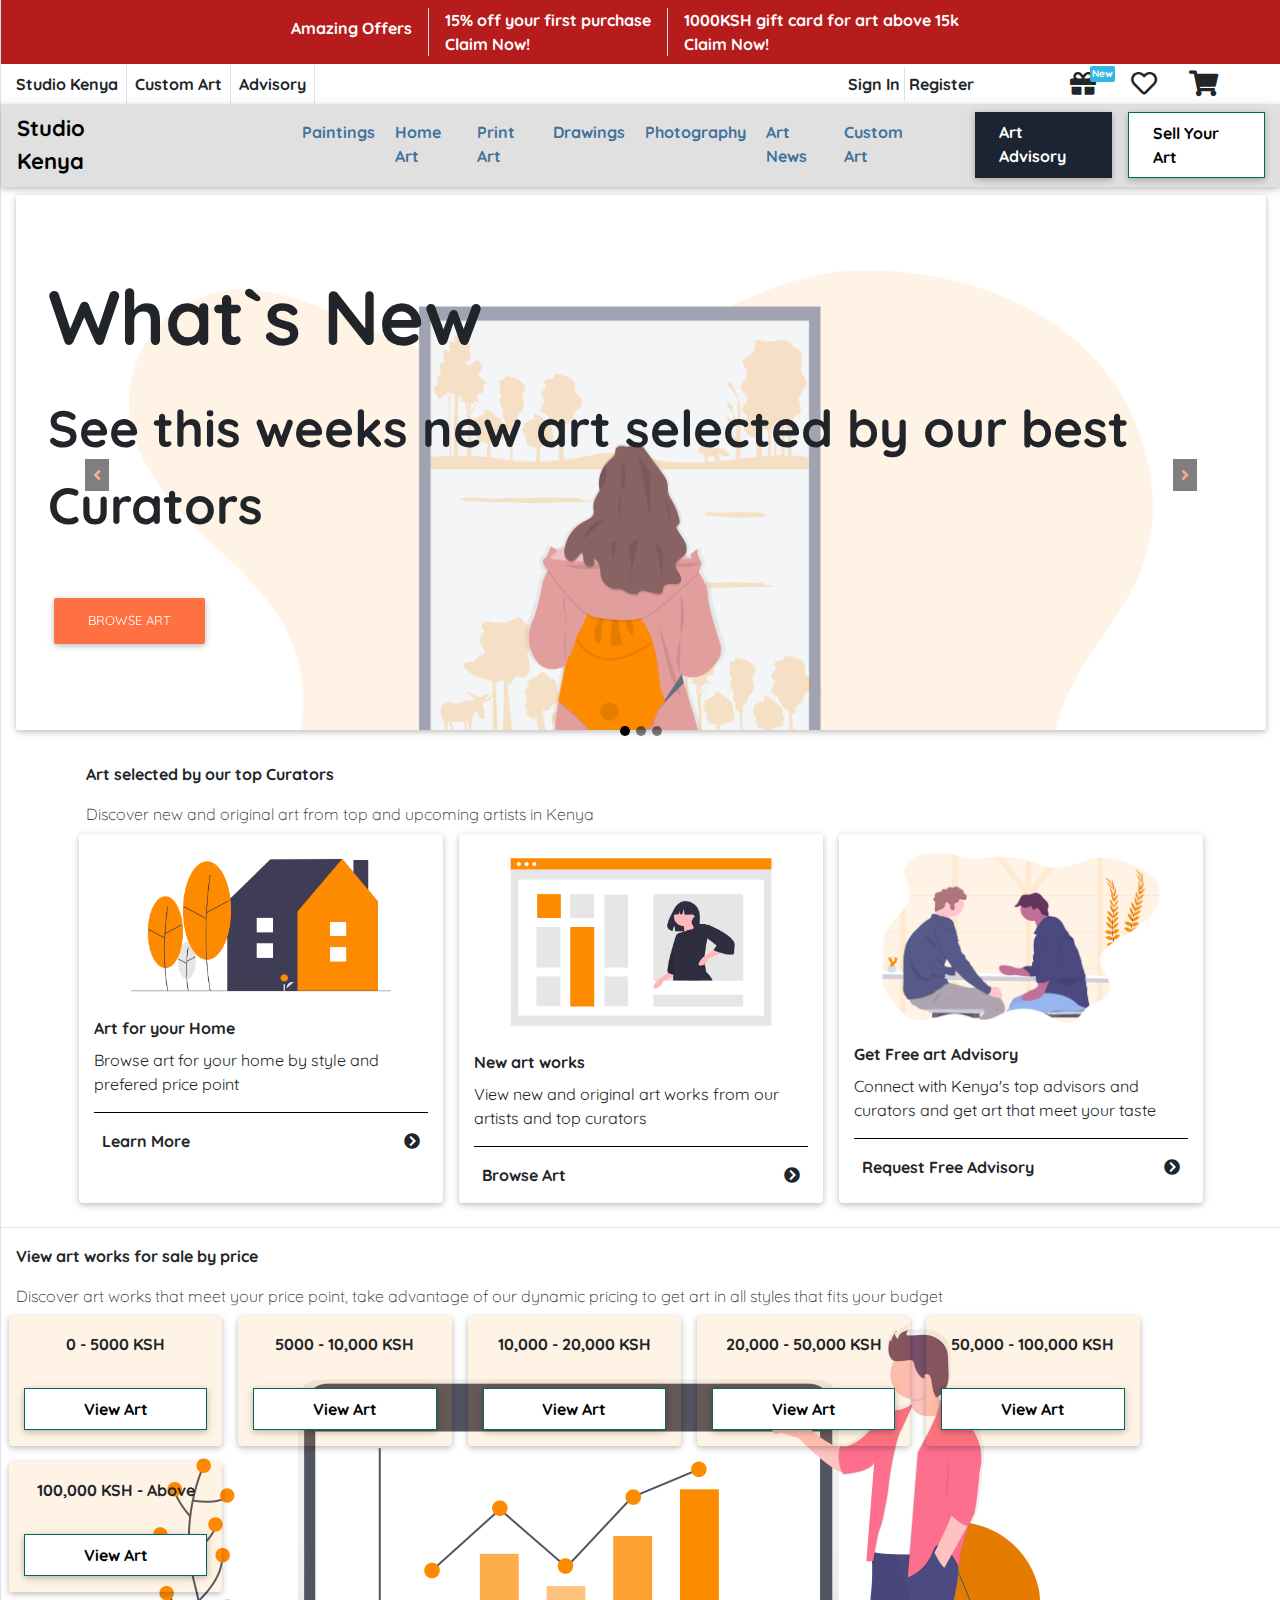
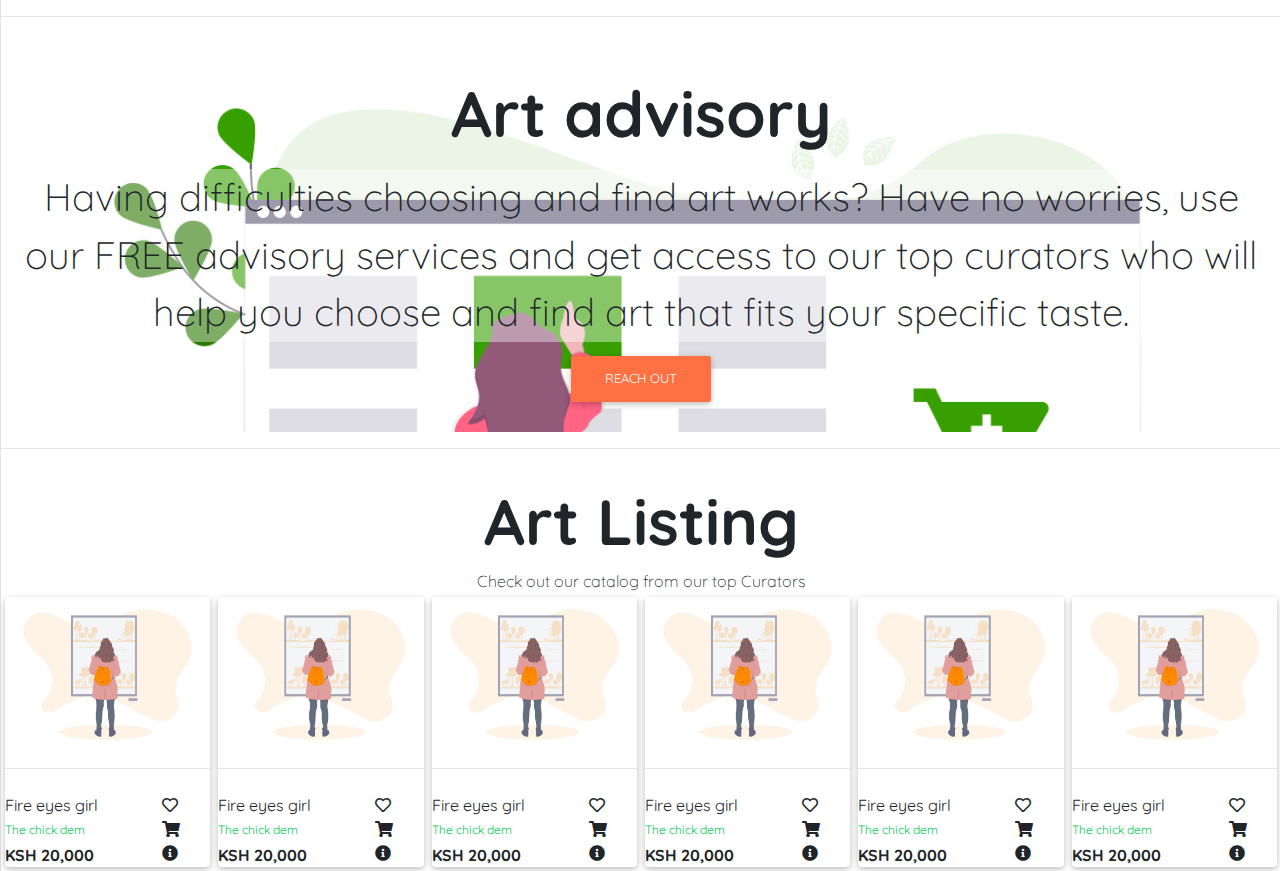
<file: index.html>
<!DOCTYPE html>
<html lang="en">

<head>
  <meta charset="utf-8">
  <meta name="viewport" content="width=device-width, initial-scale=1, shrink-to-fit=no">
  <meta http-equiv="x-ua-compatible" content="ie=edge">
  <title>Material Design Bootstrap</title>
  <!-- Font Awesome -->
  <link rel="stylesheet" href="https://use.fontawesome.com/releases/v5.8.2/css/all.css">
  <!-- Bootstrap core CSS -->
  <link href="css/bootstrap.min.css" rel="stylesheet">
  <link href="nav-vendor/bootstrap/css/bootstrap.min.css" rel="stylesheet">
  <!-- Material Design Bootstrap -->
  <link href="css/mdb.min.css" rel="stylesheet">
  <!-- Your custom styles (optional) -->
  <link href="css/style.css" rel="stylesheet">
  <!-- Google fonts -->
  <link href="https://fonts.googleapis.com/css2?family=Quicksand&display=swap" rel="stylesheet">
  <link href="https://fonts.googleapis.com/css2?family=Quicksand:wght@700&display=swap" rel="stylesheet">
  <!-- carousel css -->
</head>

<body>

  <!-- Start your project here-->
  <div class="d-flex" id="wrapper">

    <!-- Sidebar -->
    <div class="bg-light border-right" id="sidebar-wrapper">
      <div class="sidebar-heading">Start Bootstrap </div>
      <div class="list-group list-group-flush">
        <a href="#" class="list-group-item list-group-item-action bg-light">Dashboard</a>
        <a href="#" class="list-group-item list-group-item-action bg-light">Shortcuts</a>
        <a href="#" class="list-group-item list-group-item-action bg-light">Overview</a>
        <a href="#" class="list-group-item list-group-item-action bg-light">Events</a>
        <a href="#" class="list-group-item list-group-item-action bg-light">Profile</a>
        <a href="#" class="list-group-item list-group-item-action bg-light">Status</a>
      </div>
    </div>
    <!-- /#sidebar-wrapper -->

    <!-- Page Content -->
    <div id="page-content-wrapper">
      <div class="container-fluid offer-nav text-white p-2">
          <div class="d-flex justify-content-center">
            <div class="border-right pt-2 pr-3 mr-3 font-weight-bold">Amazing Offers</div>
            <div class="pr-3 mr-3 border-right font-weight-bold">
              15% off your first purchase<br>
              Claim Now!
            </div>
            <div class="pr-3 mr-3 font-weight-bold">
              1000KSH gift card for art above 15k<br>
              Claim Now!
            </div>  
          </div>
      </div>
      <div class="container-fluid subnav">
        <div class="d-flex justify-content-between">
          <div class="d-flex">
            <div class="border-right font-weight-bold pr-2 pt-2 pb-2 mr-2">Studio Kenya</div>
            <div class="border-right font-weight-bold pr-2 pt-2 pb-2 mr-2">Custom Art</div>
            <div class="border-right font-weight-bold pr-2 pt-2 pb-2 mr-2">Advisory</div>
          </div>
          <div class="d-flex">
            <div class="border-right font-weight-bold pt-1 mt-1 pb-1 mb-1 mr-1 pr-1">Sign In</div>
            <div class="font-weight-bold pt-1 mt-1 pb-1 mb-1 mr-5">Register</div>
            <div class="d-flex">
              <div class="ml-5 mr-3 subnav-icon"><i class="fas fa-gift"></i></div>
              <div class="subnav-icon-badge">New</div>
            </div>
            <div class="ml-3 mr-3 subnav-icon"><i class="far fa-heart"></i></div>
            <div class="ml-3 mr-5 subnav-icon"><i class="fas fa-shopping-cart"></i></div>
          </div>
        </div>
      </div>
      <nav class="navbar navbar-expand-lg navbar-light bg-light border-bottom">
        <div class="d-flex">
          <div class="logo font-weight-bold mr-5">
            <a href="#">
              <span class="logo font-weight-bold">Studio Kenya</span>
            </a>
          </div>
          <div class="d-flex nav-items mt-2 ml-5 pl-5">
            <a href="#">Paintings</a>
            <a href="#">Home Art</a>
            <a href="#">Print Art</a>
            <a href="#">Drawings</a>
            <a href="#">Photography</a>
            <a href="#">Art News</a>
            <a href="#">Custom Art</a>
          </div>
          <div class="adv-btn pt-2 pb-2 pr-4 pl-4 ml-5 z-depth-1">
            <a href="#">Art Advisory</a>
          </div>
          <div class="artist-btn pt-2 pb-2 pr-4 pl-4 ml-3 z-depth-1">
            <a href="#">Sell Your Art</a>
          </div>
        </div>
        <!-- <button class="btn btn-primary" id="menu-toggle">Toggle Menu</button> -->

        <!-- <button class="navbar-toggler" type="button" data-toggle="collapse" data-target="#navbarSupportedContent" aria-controls="navbarSupportedContent" aria-expanded="false" aria-label="Toggle navigation">
          <span class="navbar-toggler-icon"></span>
        </button> -->
      </nav>
      <div class="container-fluid mobile-offer z-depth-1  pt-2 pb-2 ">
        <div class="d-flex justify-content-between">
          <div>
            Amazing Offers
          </div>
          <div>
            See Offers (2) <i class="fas fa-angle-down"></i>
          </div>
        </div>
      </div>
      <div class="mobile-nav pt-2 pb-2 container-fluid">
        <div class="d-flex justify-content-between">
          <div class="mobile-menu" id="menu-toggle">
            <a href="#"><i class="fas fa-bars"></i></a>
          </div>
          <div class="ml-4 mobile-logo">
            <a href="#">Studio Kenya</a>
          </div>
          <div class="d-flex mobile-icons ml-5">
            <a href="#" class="mr-3"><i class="far fa-heart"></i></a>
            <a href="#" class="ml-3"><i class="fas fa-shopping-cart"></i></a>
          </div>
        </div>
      </div>
      <div class="container-fluid auth-nav bg-light pt-2 pb-2 z-depth-1">
        <div class="d-flex justify-content-center">
          <div class="login-btn mr-2 pt-1 pb-1 pl-4 pr-4">
            <a href="#">Login</a>
          </div>
          <div class="register-btn ml-2 pt-1 pb-1 pl-4 pr-4">
            <a href="#">Register</a>
          </div>
        </div>
      </div>
      <!-- Carousel -->
              <!--Carousel Wrapper-->
        <div id="carousel-example-1z" class="carousel slide carousel-fade" data-ride="carousel">
          <!--Indicators-->
          <ol class="carousel-indicators">
            <li data-target="#carousel-example-1z" data-slide-to="0" class="active"></li>
            <li data-target="#carousel-example-1z" data-slide-to="1"></li>
            <li data-target="#carousel-example-1z" data-slide-to="2"></li>
          </ol>
          <!--/.Indicators-->
          <!--Slides-->
          <div class="carousel-inner" role="listbox">
            <!--First slide-->
            <div class="carousel-item active">
              <!-- carousel items -->
              <div class="container-fluid">
                <div class="jumbotron mt-2" style="background-image: url('img/img1.png');">
                  <div class="jumbo-title mb-3">
                    What`s New
                  </div>
                  <div class="jumbo-text">
                    See this weeks new art selected by our best Curators
                  </div>
                  <div class="mt-5 mb-3">
                    <button type="button" class="btn btn-deep-orange">Browse Art</button>
                  </div>
                </div>
              </div>
              <!-- end item -->
            </div>
            <!--/First slide-->
            <!--Second slide-->
            <div class="carousel-item">
              <!-- carousel items -->
              <div class="container-fluid">
                <div class="jumbotron mt-2" style="background-image: url('img/img3.png');">
                  <div class="jumbo-title mb-3">
                    Home Art
                  </div>
                  <div class="jumbo-text">
                    Find art that fits your home's aesthetic at a price you will like.
                  </div>
                  <div class="mt-5 mb-3">
                    <button type="button" class="btn btn-deep-orange">Browse Art</button>
                  </div>
                </div>
              </div>
              <!-- end item -->
            </div>
            <!--/Second slide-->
            <!--Third slide-->
            <div class="carousel-item">
              <!-- carousel items -->
              <div class="container-fluid">
                <div class="jumbotron mt-2" style="background-image: url('img/img2.png');">
                  <div class="jumbo-title mb-3">
                    Discover Art
                  </div>
                  <div class="jumbo-text">
                    Buy original art works from Kenya's top artists.
                  </div>
                  <div class="mt-5 mb-3">
                    <button type="button" class="btn btn-deep-orange">Browse Art</button>
                  </div>
                </div>
              </div>
              <!-- end item -->
            </div>
            <!--/Third slide-->
          </div>
          <!--/.Slides-->
          <!--Controls-->
          <a class="carousel-control-prev" href="#carousel-example-1z" role="button" data-slide="prev">
            <i class="fas fa-angle-left carousel-icon"></i>
          </a>
          <a class="carousel-control-next" href="#carousel-example-1z" role="button" data-slide="next">
            <i class="fas fa-angle-right carousel-icon"></i>
          </a>
          <!--/.Controls-->
        </div>
        <!--/.Carousel Wrapper-->
      <!-- End Carousel -->
      <div class="container text-center">
        <div class="font-weight-bold text-left mb-3">
          Art selected by our top Curators
        </div>
        <div class="text-left">
          Discover new and original art from top and upcoming artists in Kenya
        </div>
        <div class="row">
          <div class="col card m-2 text-left">
            <img src="img/img4.png" width="100%">
            <div class="font-weight-bold">
                Art for your Home
            </div>
            <div class="mt-2">
              Browse art for your home by style and prefered price point
            </div>
            <div class="mt-3 call-btn d-flex justify-content-between pt-3 pb-3 pr-2 pl-2">
              <div class="font-weight-bold">
                Learn More
              </div>
              <div>
                <i class="fas fa-chevron-circle-right"></i>
              </div>
            </div>
          </div> 
        <div class="col card m-2 text-left">
          <img src="img/img5.png" width="100%">
            <div class="font-weight-bold">
                New art works
            </div>
            <div class="mt-2">
              View new and original art works from our artists and top curators
            </div>
            <div class="mt-3 call-btn d-flex justify-content-between pt-3 pb-3 pr-2 pl-2">
              <div class="font-weight-bold">
                Browse Art
              </div>
              <div>
                <i class="fas fa-chevron-circle-right"></i>
              </div>
            </div>
        </div>
        <div class="col-sm card m-2 text-left">
          <img src="img/img6.png" width="100%">
            <div class="font-weight-bold">
                Get Free art Advisory
            </div>
            <div class="mt-2">
              Connect with Kenya's top advisors and curators and get art that meet your taste
            </div>
            <div class="mt-3 call-btn d-flex justify-content-between pt-3 pb-3 pr-2 pl-2">
              <div class="font-weight-bold">
                Request Free Advisory
              </div>
              <div>
                <i class="fas fa-chevron-circle-right"></i>
              </div>
            </div>
        </div>
      </div>
</div>
    <hr>

      <div class="container-fluid" style="background-image: url('img/img7.png');">
        <div class="font-weight-bold text-left mb-3">
          View art works for sale by price
        </div>
        <div class="text-left">
          Discover art works that meet your price point, take advantage of our dynamic pricing to get art in all styles that fits your budget
        </div>
        <div class="row">
          <div class="col-5 col-sm-2 card text-center m-2" style="background-color: rgba(254, 138, 0, 0.1);"> 
            <div class="font-weight-bold mt-3 mb-3">0 - 5000 KSH</div>
            <div class="artist-btn pt-2 pb-2 pr-4 pl-4 mt-3 mb-3 z-depth-1">
              <a href="#">View Art</a>
            </div>
          </div>
          <div class="col-5 col-sm-2 card text-center m-2" style="background-color: rgba(254, 138, 0, 0.1);"> 
            <div class="font-weight-bold mt-3 mb-3">5000 - 10,000 KSH</div>
            <div class="artist-btn pt-2 pb-2 pr-4 pl-4 mt-3 mb-3 z-depth-1">
              <a href="#">View Art</a>
            </div>
          </div>
          <div class="col-5 col-sm-2 card text-center m-2" style="background-color: rgba(254, 138, 0, 0.1);"> 
            <div class="font-weight-bold mt-3 mb-3">10,000 - 20,000 KSH</div>
            <div class="artist-btn pt-2 pb-2 pr-4 pl-4 mt-3 mb-3 z-depth-1">
              <a href="#">View Art</a>
            </div>
          </div>
          <div class="col-5 col-sm-2 card text-center m-2" style="background-color: rgba(254, 138, 0, 0.1);"> 
            <div class="font-weight-bold mt-3 mb-3">20,000 - 50,000 KSH</div>
            <div class="artist-btn pt-2 pb-2 pr-4 pl-4 mt-3 mb-3 z-depth-1">
              <a href="#">View Art</a>
            </div>
          </div>
          <div class="col-5 col-sm-2 card text-center m-2" style="background-color: rgba(254, 138, 0, 0.1);"> 
            <div class="font-weight-bold mt-3 mb-3">50,000 - 100,000 KSH</div>
            <div class="artist-btn pt-2 pb-2 pr-4 pl-4 mt-3 mb-3 z-depth-1">
              <a href="#">View Art</a>
            </div>
          </div>
          <div class="col-5 col-sm-2 card text-center m-2" style="background-color: rgba(254, 138, 0, 0.1);"> 
            <div class="font-weight-bold mt-3 mb-3">100,000 KSH - Above</div>
            <div class="artist-btn pt-2 pb-2 pr-4 pl-4 mt-3 mb-3 z-depth-1">
              <a href="#">View Art</a>
            </div>
          </div> 
        </div>        
      </div>
      <hr>
      <div class="text-center container-fluid pt-4 pb-4" style="background-image: url('img/img8.png'); background-repeat: no-repeat; background-size: 100%;">
         <div class="font-weight-bold mt-2 mb-2" style="font-size: 5vw;">
           Art advisory
         </div>
         <div class="mt-2 mb-2" style="font-size: 3vw; background-color: rgba(255,255,255,0.4);">
           Having difficulties choosing and find art works? Have no worries, use our FREE advisory services and get access to our top curators who will help you choose and find art that fits your specific taste.
         </div>
         <a href="#" type="button" class="btn btn-deep-orange">Reach Out</a href="#">
      </div>
      <hr>
      <div class="container-fluid">
        <div class="font-weight-bold text-center mt-4" style="font-size: 5vw;">
          Art Listing
        </div>
        <div class="text-center">
          Check out our catalog from our top Curators
        </div>
        <div class="row">
          <div class="col-lg-2 col-6 art-item p-1">
            <div class="card">
              <img src="img/img1.png" width="100%">
              <hr>
              <div class="mt-2 row">
                <div class="col-8 ">
                  <div>Fire eyes girl</div>
                  <div class="text-success mt-1 mb-1" style="font-size: 12px;">The chick dem</div>
                  <div class="font-weight-bold">KSH 20,000</div>
                </div>
                <div class="col-4">
                  <div><i class="far fa-heart"></i></div>
                  <div><i class="fas fa-shopping-cart"></i></div>
                  <div><i class="fas fa-info-circle"></i></div>
                </div>
              </div>
            </div>
          </div>
          <div class="col-lg-2 col-6 art-item p-1">
            <div class="card">
              <img src="img/img1.png" width="100%">
              <hr>
              <div class="mt-2 row">
                <div class="col-8 ">
                  <div>Fire eyes girl</div>
                  <div class="text-success mt-1 mb-1" style="font-size: 12px;">The chick dem</div>
                  <div class="font-weight-bold">KSH 20,000</div>
                </div>
                <div class="col-4">
                  <div><i class="far fa-heart"></i></div>
                  <div><i class="fas fa-shopping-cart"></i></div>
                  <div><i class="fas fa-info-circle"></i></div>
                </div>
              </div>
            </div>
          </div>
          <div class="col-lg-2 col-6 art-item p-1">
            <div class="card">
              <img src="img/img1.png" width="100%">
              <hr>
              <div class="mt-2 row">
                <div class="col-8 ">
                  <div>Fire eyes girl</div>
                  <div class="text-success mt-1 mb-1" style="font-size: 12px;">The chick dem</div>
                  <div class="font-weight-bold">KSH 20,000</div>
                </div>
                <div class="col-4">
                  <div><i class="far fa-heart"></i></div>
                  <div><i class="fas fa-shopping-cart"></i></div>
                  <div><i class="fas fa-info-circle"></i></div>
                </div>
              </div>
            </div>
          </div>
          <div class="col-lg-2 col-6 art-item p-1">
            <div class="card">
              <img src="img/img1.png" width="100%">
              <hr>
              <div class="mt-2 row">
                <div class="col-8 ">
                  <div>Fire eyes girl</div>
                  <div class="text-success mt-1 mb-1" style="font-size: 12px;">The chick dem</div>
                  <div class="font-weight-bold">KSH 20,000</div>
                </div>
                <div class="col-4">
                  <div><i class="far fa-heart"></i></div>
                  <div><i class="fas fa-shopping-cart"></i></div>
                  <div><i class="fas fa-info-circle"></i></div>
                </div>
              </div>
            </div>
          </div>
          <div class="col-lg-2 col-6 art-item p-1">
            <div class="card">
              <img src="img/img1.png" width="100%">
              <hr>
              <div class="mt-2 row">
                <div class="col-8 ">
                  <div>Fire eyes girl</div>
                  <div class="text-success mt-1 mb-1" style="font-size: 12px;">The chick dem</div>
                  <div class="font-weight-bold">KSH 20,000</div>
                </div>
                <div class="col-4">
                  <div><i class="far fa-heart"></i></div>
                  <div><i class="fas fa-shopping-cart"></i></div>
                  <div><i class="fas fa-info-circle"></i></div>
                </div>
              </div>
            </div>
          </div>
          <div class="col-lg-2 col-6 art-item p-1">
            <div class="card">
              <img src="img/img1.png" width="100%">
              <hr>
              <div class="mt-2 row">
                <div class="col-8 ">
                  <div>Fire eyes girl</div>
                  <div class="text-success mt-1 mb-1" style="font-size: 12px;">The chick dem</div>
                  <div class="font-weight-bold">KSH 20,000</div>
                </div>
                <div class="col-4">
                  <div><i class="far fa-heart"></i></div>
                  <div><i class="fas fa-shopping-cart"></i></div>
                  <div><i class="fas fa-info-circle"></i></div>
                </div>
              </div>
            </div>
          </div>
        </div>
      </div>
    </div>
    <!-- /#page-content-wrapper -->

  </div>
  <!-- /#wrapper -->

  <!-- Bootstrap core JavaScript -->
  <script src="nav-vendor/jquery/jquery.min.js"></script>
  <script src="nav-vendor/bootstrap/js/bootstrap.bundle.min.js"></script>

  <!-- Menu Toggle Script -->
  <script>
    $("#menu-toggle").click(function(e) {
      e.preventDefault();
      $("#wrapper").toggleClass("toggled");
    });
  </script>
  <!-- Start your project here-->
  
  <!-- SCRIPTS -->
  <!-- JQuery -->
  <script type="text/javascript" src="js/jquery-3.4.1.min.js"></script>
  <!-- Bootstrap tooltips -->
  <script type="text/javascript" src="js/popper.min.js"></script>
  <!-- Bootstrap core JavaScript -->
  <script type="text/javascript" src="js/bootstrap.min.js"></script>
  <!-- MDB core JavaScript -->
  <script type="text/javascript" src="js/mdb.min.js"></script>
</body>

</html>
</file>
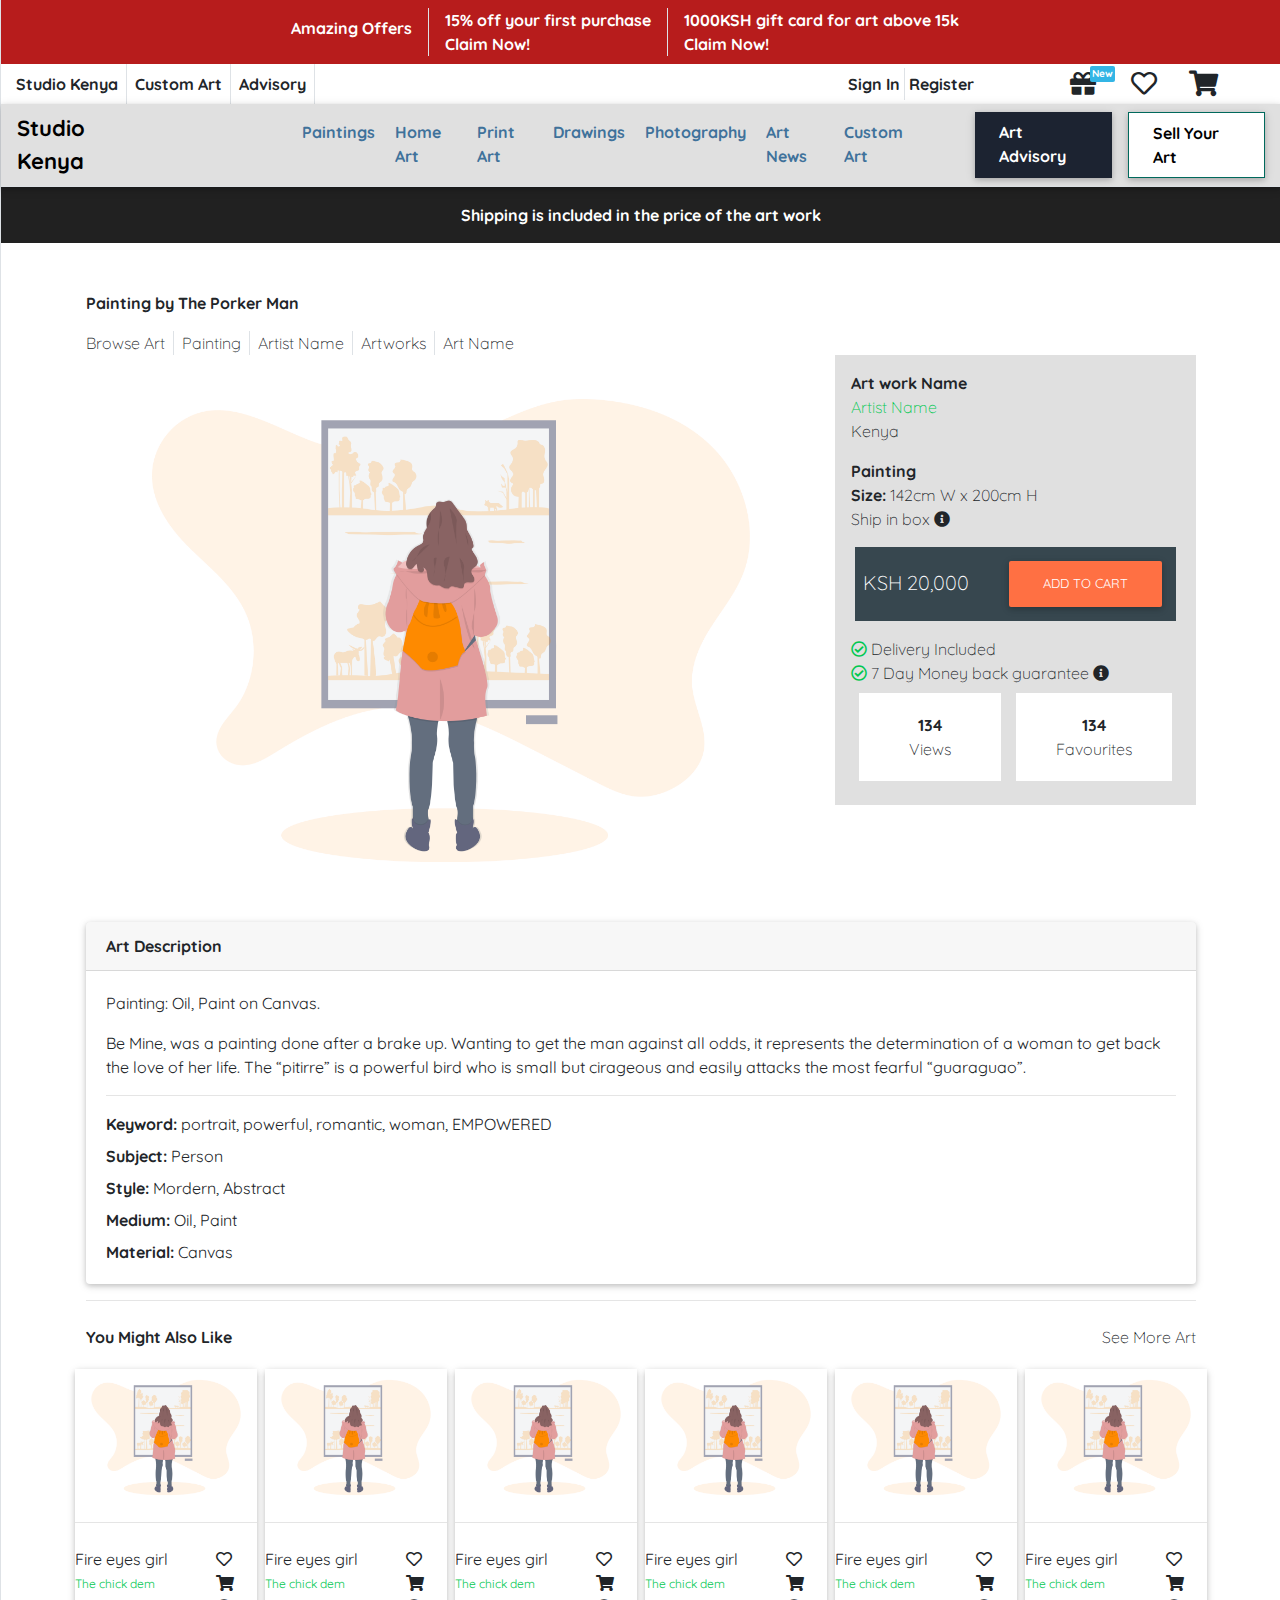
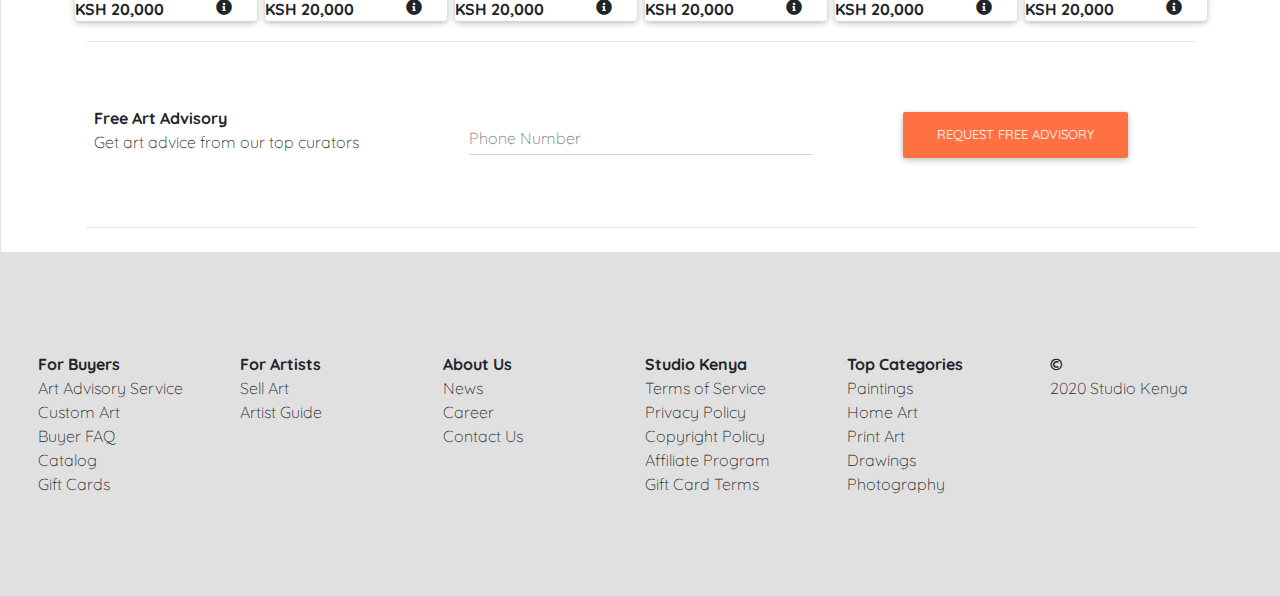
<file: cart.html>
<!DOCTYPE html>
<html lang="en">

<head>
  <meta charset="utf-8">
  <meta name="viewport" content="width=device-width, initial-scale=1, shrink-to-fit=no">
  <meta http-equiv="x-ua-compatible" content="ie=edge">
  <title>Material Design Bootstrap</title>
  <!-- Font Awesome -->
  <link rel="stylesheet" href="https://use.fontawesome.com/releases/v5.8.2/css/all.css">
  <!-- Bootstrap core CSS -->
  <link href="css/bootstrap.min.css" rel="stylesheet">
  <link href="nav-vendor/bootstrap/css/bootstrap.min.css" rel="stylesheet">
  <!-- Material Design Bootstrap -->
  <link href="css/mdb.min.css" rel="stylesheet">
  <!-- Your custom styles (optional) -->
  <link href="css/style.css" rel="stylesheet">
  <!-- Google fonts -->
  <link href="https://fonts.googleapis.com/css2?family=Quicksand&display=swap" rel="stylesheet">
  <link href="https://fonts.googleapis.com/css2?family=Quicksand:wght@700&display=swap" rel="stylesheet">
  <!-- carousel css -->
</head>

<body>

  <!-- Start your project here-->
  <div class="d-flex" id="wrapper">

    <!-- Sidebar -->
    <div class="bg-light border-right" id="sidebar-wrapper">
      <div class="sidebar-heading">Start Bootstrap </div>
      <div class="list-group list-group-flush">
        <a href="#" class="list-group-item list-group-item-action bg-light">Dashboard</a>
        <a href="#" class="list-group-item list-group-item-action bg-light">Shortcuts</a>
        <a href="#" class="list-group-item list-group-item-action bg-light">Overview</a>
        <a href="#" class="list-group-item list-group-item-action bg-light">Events</a>
        <a href="#" class="list-group-item list-group-item-action bg-light">Profile</a>
        <a href="#" class="list-group-item list-group-item-action bg-light">Status</a>
      </div>
    </div>
    <!-- /#sidebar-wrapper -->

    <!-- Page Content -->
    <div id="page-content-wrapper">
      <div class="container-fluid offer-nav text-white p-2">
          <div class="d-flex justify-content-center">
            <div class="border-right pt-2 pr-3 mr-3 font-weight-bold">Amazing Offers</div>
            <div class="pr-3 mr-3 border-right font-weight-bold">
              15% off your first purchase<br>
              Claim Now!
            </div>
            <div class="pr-3 mr-3 font-weight-bold">
              1000KSH gift card for art above 15k<br>
              Claim Now!
            </div>  
          </div>
      </div>
      <div class="container-fluid subnav">
        <div class="d-flex justify-content-between">
          <div class="d-flex">
            <div class="border-right font-weight-bold pr-2 pt-2 pb-2 mr-2">Studio Kenya</div>
            <div class="border-right font-weight-bold pr-2 pt-2 pb-2 mr-2">Custom Art</div>
            <div class="border-right font-weight-bold pr-2 pt-2 pb-2 mr-2">Advisory</div>
          </div>
          <div class="d-flex">
            <div class="border-right font-weight-bold pt-1 mt-1 pb-1 mb-1 mr-1 pr-1">Sign In</div>
            <div class="font-weight-bold pt-1 mt-1 pb-1 mb-1 mr-5">Register</div>
            <div class="d-flex">
              <div class="ml-5 mr-3 subnav-icon"><i class="fas fa-gift"></i></div>
              <div class="subnav-icon-badge">New</div>
            </div>
            <div class="ml-3 mr-3 subnav-icon"><i class="far fa-heart"></i></div>
            <div class="ml-3 mr-5 subnav-icon"><i class="fas fa-shopping-cart"></i></div>
          </div>
        </div>
      </div>
      <nav class="navbar navbar-expand-lg navbar-light bg-light border-bottom">
        <div class="d-flex">
          <div class="logo font-weight-bold mr-5">
            <a href="#">
              <span class="logo font-weight-bold">Studio Kenya</span>
            </a>
          </div>
          <div class="d-flex nav-items mt-2 ml-5 pl-5">
            <a href="#">Paintings</a>
            <a href="#">Home Art</a>
            <a href="#">Print Art</a>
            <a href="#">Drawings</a>
            <a href="#">Photography</a>
            <a href="#">Art News</a>
            <a href="#">Custom Art</a>
          </div>
          <div class="adv-btn pt-2 pb-2 pr-4 pl-4 ml-5 z-depth-1">
            <a href="#">Art Advisory</a>
          </div>
          <div class="artist-btn pt-2 pb-2 pr-4 pl-4 ml-3 z-depth-1">
            <a href="#">Sell Your Art</a>
          </div>
        </div>
        <!-- <button class="btn btn-primary" id="menu-toggle">Toggle Menu</button> -->

        <!-- <button class="navbar-toggler" type="button" data-toggle="collapse" data-target="#navbarSupportedContent" aria-controls="navbarSupportedContent" aria-expanded="false" aria-label="Toggle navigation">
          <span class="navbar-toggler-icon"></span>
        </button> -->
      </nav>
      <div class="container-fluid mobile-offer z-depth-1  pt-2 pb-2 ">
        <div class="d-flex justify-content-between">
          <div>
            Amazing Offers
          </div>
          <div>
            See Offers (2) <i class="fas fa-angle-down"></i>
          </div>
        </div>
      </div>
      <div class="mobile-nav pt-2 pb-2 container-fluid">
        <div class="d-flex justify-content-between">
          <div class="mobile-menu" id="menu-toggle">
            <a href="#"><i class="fas fa-bars"></i></a>
          </div>
          <div class="ml-4 mobile-logo">
            <a href="#">Studio Kenya</a>
          </div>
          <div class="d-flex mobile-icons ml-5">
            <a href="#" class="mr-3"><i class="far fa-heart"></i></a>
            <a href="#" class="ml-3"><i class="fas fa-shopping-cart"></i></a>
          </div>
        </div>
      </div>
      <div class="container-fluid auth-nav bg-light pt-2 pb-2 z-depth-1">
        <div class="d-flex justify-content-center">
          <div class="login-btn mr-2 pt-1 pb-1 pl-4 pr-4">
            <a href="#">Login</a>
          </div>
          <div class="register-btn ml-2 pt-1 pb-1 pl-4 pr-4">
            <a href="#">Register</a>
          </div>
        </div>
      </div>
      <div class="font-weight-bold text-center bg-dark text-white pt-3 pb-3">
          Shipping is included in the price of the art work
      </div>
      <div class="container mt-5">
        <div class="font-weight-bold">
          Painting by The Porker Man
        </div>
        <div class="d-flex mt-3">
          <div class="pr-2 mr-2 border-right">Browse Art</div>
          <div class="pr-2 mr-2 border-right">Painting</div>
          <div class="pr-2 mr-2 border-right">Artist Name</div>
          <div class="pr-2 mr-2 border-right">Artworks</div>
          <div class="pr-2 mr-2">Art Name</div>
        </div>
        <div class="row">
          <div class="col-md-8">
            <img src="img/img1.png" width="100%">
          </div>
          <div class="col-md-4 pl-1">
              <div class="bg-light p-3">
                <div class="font-weight-bold">Art work Name</div>
                <div class="text-success">Artist Name</div>
                <div>Kenya</div>
                <div class="mt-3 font-weight-bold">Painting</div>
                <div><span class="font-weight-bold">Size:</span> 142cm W x 200cm H</div>
                <div>Ship in box <i class="fas fa-info-circle"></i></div>
                <div class="d-flex justify-content-between m-1 p-2 mt-3" style="background: #37474F;">
                  <div class=" pt-3 text-white font-weight-bold" >
                      <h5>KSH 20,000</h6>
                  </div>
                  <div class="">
                      <a href="checkout.html" type="button" class="btn btn-deep-orange">Add to Cart</a>
                  </div>
                </div>
                <div class="mt-3"><i class="far fa-check-circle text-success"></i> Delivery Included</div>
                <div><i class="far fa-check-circle text-success"></i> 7 Day Money back guarantee <i class="fas fa-info-circle"></i></div>
                <div class="d-flex justify-content-between p-2">
                  <div class="text-center mr-1" style="background: #fff; padding: 20px 50px;">
                    <div class="font-weight-bold">134</div>
                    <div>Views</div>
                  </div>
                  <div class="text-center" style="background: #fff; padding: 20px 40px;">
                    <div class="font-weight-bold">134</div>
                    <div>Favourites</div>
                  </div>
                </div>
              </div>
          </div>
        </div>
        
        <div class="card mb-3 mt-3">
          <div class="font-weight-bold card-header">
            Art Description
          </div>
          <div class="card-body">
            <div>
              Painting: Oil, Paint on Canvas.
            </div>
            <div class="mt-3 mb-3">
              Be Mine, was a painting done after a brake up. Wanting to get the man against all odds, it represents the determination of a woman to get back the love of her life. The “pitirre” is a powerful bird who is small but cirageous and easily attacks the most fearful “guaraguao”.
            </div>
            <hr>
            <div class="mt-2"><span class="font-weight-bold">Keyword:</span> portrait, powerful, romantic, woman, EMPOWERED</div>
            <div class="mt-2"><span class="font-weight-bold">Subject:</span> Person</div>
            <div class="mt-2"><span class="font-weight-bold">Style:</span> Mordern, Abstract</div>
            <div class="mt-2"><span class="font-weight-bold">Medium:</span> Oil, Paint</div>
            <div class="mt-2"><span class="font-weight-bold">Material:</span> Canvas</div>
          </div>
        </div>
        <hr>
        <div class="mt-4 mb-4">
          <div class="d-flex justify-content-between mb-3">
            <div class="font-weight-bold">
              You Might Also Like
            </div>
            <div>
              See More Art
            </div>
          </div>
          <div class="row">
          <div class="col-lg-2 col-6 art-item p-1">
            <div class="card">
              <img src="img/img1.png" width="100%">
              <hr>
              <div class="mt-2 row">
                <div class="col-8 ">
                  <div>Fire eyes girl</div>
                  <div class="text-success mt-1 mb-1" style="font-size: 12px;">The chick dem</div>
                  <div class="font-weight-bold">KSH 20,000</div>
                </div>
                <div class="col-4">
                  <div><i class="far fa-heart"></i></div>
                  <div><i class="fas fa-shopping-cart"></i></div>
                  <div><i class="fas fa-info-circle"></i></div>
                </div>
              </div>
            </div>
          </div>
          <div class="col-lg-2 col-6 art-item p-1">
            <div class="card">
              <img src="img/img1.png" width="100%">
              <hr>
              <div class="mt-2 row">
                <div class="col-8 ">
                  <div>Fire eyes girl</div>
                  <div class="text-success mt-1 mb-1" style="font-size: 12px;">The chick dem</div>
                  <div class="font-weight-bold">KSH 20,000</div>
                </div>
                <div class="col-4">
                  <div><i class="far fa-heart"></i></div>
                  <div><i class="fas fa-shopping-cart"></i></div>
                  <div><i class="fas fa-info-circle"></i></div>
                </div>
              </div>
            </div>
          </div>
          <div class="col-lg-2 col-6 art-item p-1">
            <div class="card">
              <img src="img/img1.png" width="100%">
              <hr>
              <div class="mt-2 row">
                <div class="col-8 ">
                  <div>Fire eyes girl</div>
                  <div class="text-success mt-1 mb-1" style="font-size: 12px;">The chick dem</div>
                  <div class="font-weight-bold">KSH 20,000</div>
                </div>
                <div class="col-4">
                  <div><i class="far fa-heart"></i></div>
                  <div><i class="fas fa-shopping-cart"></i></div>
                  <div><i class="fas fa-info-circle"></i></div>
                </div>
              </div>
            </div>
          </div>
          <div class="col-lg-2 col-6 art-item p-1">
            <div class="card">
              <img src="img/img1.png" width="100%">
              <hr>
              <div class="mt-2 row">
                <div class="col-8 ">
                  <div>Fire eyes girl</div>
                  <div class="text-success mt-1 mb-1" style="font-size: 12px;">The chick dem</div>
                  <div class="font-weight-bold">KSH 20,000</div>
                </div>
                <div class="col-4">
                  <div><i class="far fa-heart"></i></div>
                  <div><i class="fas fa-shopping-cart"></i></div>
                  <div><i class="fas fa-info-circle"></i></div>
                </div>
              </div>
            </div>
          </div>
          <div class="col-lg-2 col-6 art-item p-1">
            <div class="card">
              <img src="img/img1.png" width="100%">
              <hr>
              <div class="mt-2 row">
                <div class="col-8 ">
                  <div>Fire eyes girl</div>
                  <div class="text-success mt-1 mb-1" style="font-size: 12px;">The chick dem</div>
                  <div class="font-weight-bold">KSH 20,000</div>
                </div>
                <div class="col-4">
                  <div><i class="far fa-heart"></i></div>
                  <div><i class="fas fa-shopping-cart"></i></div>
                  <div><i class="fas fa-info-circle"></i></div>
                </div>
              </div>
            </div>
          </div>
          <div class="col-lg-2 col-6 art-item p-1">
            <div class="card">
              <img src="img/img1.png" width="100%">
              <hr>
              <div class="mt-2 row">
                <div class="col-8 ">
                  <div>Fire eyes girl</div>
                  <div class="text-success mt-1 mb-1" style="font-size: 12px;">The chick dem</div>
                  <div class="font-weight-bold">KSH 20,000</div>
                </div>
                <div class="col-4">
                  <div><i class="far fa-heart"></i></div>
                  <div><i class="fas fa-shopping-cart"></i></div>
                  <div><i class="fas fa-info-circle"></i></div>
                </div>
              </div>
            </div>
          </div>
        </div>
        <hr>
        <div class="mt-4 mb-4">
          <div class="row pt-4 pb-4 pl-2 pr-2">
            <div class="col-md-4 mt-3">
              <div class="font-weight-bold">Free Art Advisory</div>
              <div>Get art advice from our top curators</div>
            </div>
            <div class="col-md-4">
              <div class="md-form">
                  <input type="text" id="form1" class="form-control">
                  <label for="form1">Phone Number</label>
              </div>
            </div>
            <div class="col-md-4 mt-3 text-center">
              <button type="button" class="btn btn-deep-orange">Request free Advisory</button>
            </div>
          </div>
        </div>
        <hr>
        </div>
      </div>
      <footer class="container-fluid bg-light p-5">
        <div class="row mt-5 mb-5">
          <div class="col-md-2 p-1">
            <div class="font-weight-bold">For Buyers</div>
            <div>Art Advisory Service</div>
            <div>Custom Art</div>
            <div>Buyer FAQ</div>
            <div>Catalog</div>
            <div>Gift Cards</div>
          </div>
          <div class="col-md-2 p-1">
            <div class="font-weight-bold">For Artists</div>
            <div>Sell Art</div>
            <div>Artist Guide</div>
          </div>
          <div class="col-md-2 p-1">
            <div class="font-weight-bold">About Us</div>
            <div>News</div>
            <div>Career</div>
            <div>Contact Us</div>
          </div>
          <div class="col-md-2 p-1">
            <div class="font-weight-bold">Studio Kenya</div>
            <div>Terms of Service</div>
            <div>Privacy Policy</div>
            <div>Copyright Policy</div>
            <div>Affiliate Program</div>
            <div>Gift Card Terms</div>
          </div>
          <div class="col-md-2 p-1">
            <div class="font-weight-bold">Top Categories</div>
            <div>Paintings</div>
            <div>Home Art</div>
            <div>Print Art</div>
            <div>Drawings</div>
            <div>Photography</div>
          </div>
          <div class="col-md-2 p-1">
            <div class="font-weight-bold">&copy;</div>
            <div>2020 Studio Kenya</div>
          </div>
        </div>
      </footer>
    </div>
    <!-- /#page-content-wrapper -->

  </div>
  <!-- /#wrapper -->

  <!-- Bootstrap core JavaScript -->
  <script src="nav-vendor/jquery/jquery.min.js"></script>
  <script src="nav-vendor/bootstrap/js/bootstrap.bundle.min.js"></script>

  <!-- Menu Toggle Script -->
  <script>
    $("#menu-toggle").click(function(e) {
      e.preventDefault();
      $("#wrapper").toggleClass("toggled");
    });
  </script>
  <!-- Start your project here-->
  
  <!-- SCRIPTS -->
  <!-- JQuery -->
  <script type="text/javascript" src="js/jquery-3.4.1.min.js"></script>
  <!-- Bootstrap tooltips -->
  <script type="text/javascript" src="js/popper.min.js"></script>
  <!-- Bootstrap core JavaScript -->
  <script type="text/javascript" src="js/bootstrap.min.js"></script>
  <!-- MDB core JavaScript -->
  <script type="text/javascript" src="js/mdb.min.js"></script>
</body>

</html>
</file>
<file: css/style.css>
body{
  font-family: 'Quicksand', sans-serif;
 }
 #wrapper {
    overflow-x: hidden;
 }

#sidebar-wrapper {
  min-height: 100vh;
  margin-left: -15rem;
  -webkit-transition: margin .25s ease-out;
  -moz-transition: margin .25s ease-out;
  -o-transition: margin .25s ease-out;
  transition: margin .25s ease-out;
}

#sidebar-wrapper .sidebar-heading {
  padding: 0.875rem 1.25rem;
  font-size: 1.2rem;
}

#sidebar-wrapper .list-group {
  width: 15rem;
}

#page-content-wrapper {
  min-width: 100vw;
}

#wrapper.toggled #sidebar-wrapper {
  margin-left: 0;
}

.offer-nav{
  background: #b71c1c;
}
.subnav-icon{
  font-size: 26px;
}
.subnav-icon-badge{
  background: #33b5e5;
  max-height: 16px;
  margin-top: 2px;
  font-size: 10px;
  font-weight: bold;
  color: #fff;
  padding: 0px 2px 0px 2px;
  border-radius: 2px;
  margin-left: -22px;
}
.logo{
  color: black;
  font-size: 22px;
}
.nav-items a{
  color: #3F729B;
  font-weight: bold;
  padding: 0 10px 0 10px;
}
.adv-btn{
  background: #1C2331;
}
.adv-btn a{
  color: #fff;
  font-weight: bold;
}
.artist-btn{
  background: #fff;
  border: 1px solid #00695c;
}
.artist-btn a{
  color: #000;
  font-weight: bold;
}

.mobile-nav{
  display: none;  
}
.auth-nav{
  display: none;
}
.login-btn{
  background: #00C851;
  border-radius: 4px;
}
.login-btn a{
  color:#fff;
  font-weight: bold;
}
.register-btn{
  background: #33b5e5;
  border-radius: 4px;
}
.register-btn a{
  color:#fff;
  font-weight: bold;
}
.mobile-menu a{
  font-weight: bold;
  color: black;
  font-size: 6vw;
}
.mobile-logo a{
  font-weight: bold;
  color: black;
  font-size: 6vw;
}
.mobile-icons a{
  color: black;
  font-size: 6vw;
}
.mobile-offer{
  background: #b71c1c;
  color: #fff;
  display: none;
}
.jumbotron{
  background-repeat: no-repeat;
  background-size: 100%;
}
.jumbo-title{
  font-size: 6vw;
  font-weight: bold;
}
.jumbo-text{
  font-size: 4vw;
  font-weight: bold;
}
.carousel-icon{
  color: #ff5722;
  background: black;
  padding: 8px;
}

.carousel-indicators li{
  background-color: black;
}
.call-btn{
  border-top: 1px solid black;
}
.call-btn:hover{
  background-color: #fe8a00;
}

@media (min-width: 2000px) {
  #sidebar-wrapper {
    margin-left: 0;
  }

  #page-content-wrapper {
    min-width: 0;
    width: 100%;
  }

  #wrapper.toggled #sidebar-wrapper {
    margin-left: -15rem;
  }
}
@media (max-width: 950px) {
  .offer-nav{
    display: none;
  }
  .subnav{
    display: none;
  }
  .navbar{
    display: none;
  }
  .mobile-offer{
    display: block;
  }
  .mobile-nav{
    display: block;
  }
  .auth-nav{
    display: block;
  }
}
</file>
